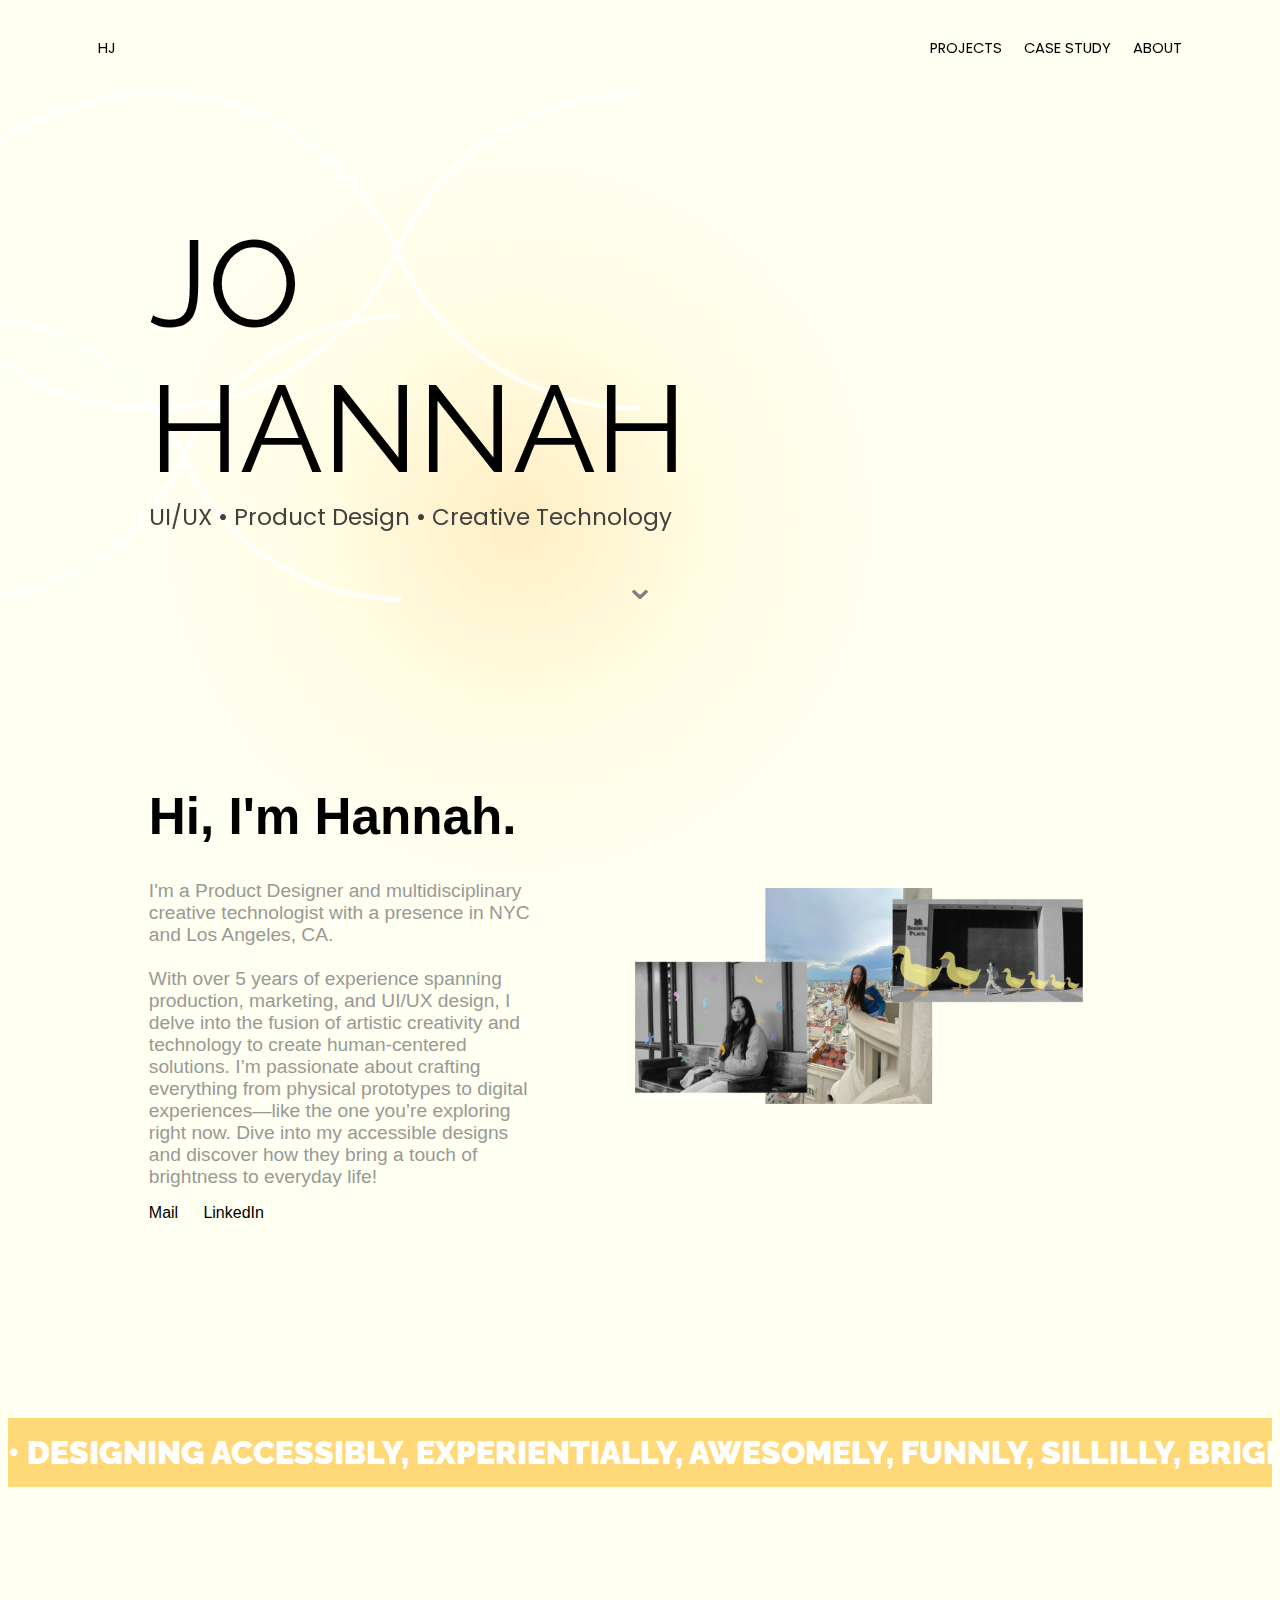
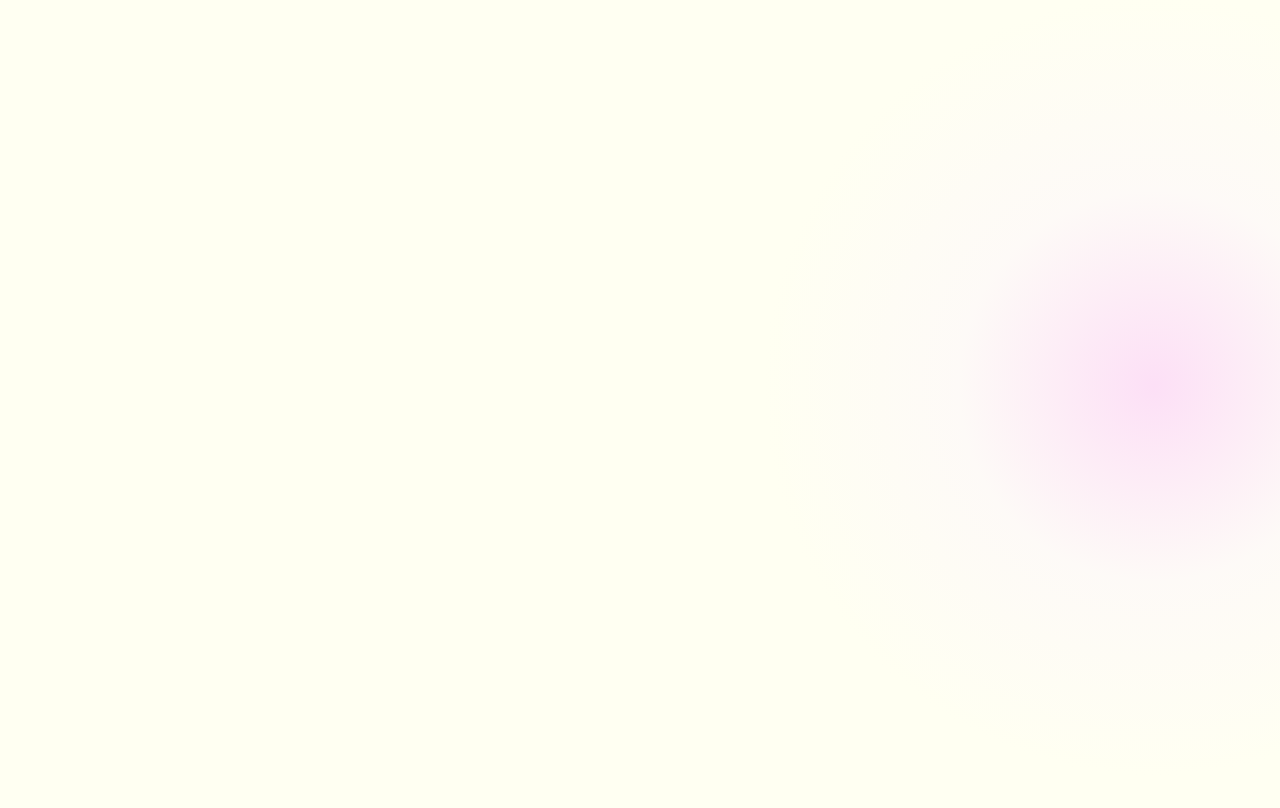
<file: index.html>
<html lang="en" dir="ltr">
  <head>
    <meta charset="utf-8">
    <meta name="viewport" content="width=device-width, initial-scale=1.0">
    <title>Portfolio</title>
    <link rel="stylesheet" href="style.css">
  </head>
  <body>


<div class="maincontainer">
    <p id="name">JO HANNAH</p>
    <!-- <p id="name">HI. I'M HANNAH</p> -->
    <p id="subtitle">UI/UX • Product Design • Creative Technology</p>
    <!-- <img class="image" src="thoughtsme2.png" alt=""> -->

    <a id="carret" href="#aboute">⌄</a>


    <div id="toptext1" class="menu">
        <a href="index.html" class="category">HJ</a>
    </div>

    <div id="toptext2" class="menu">

        <a href="projects.html" class="category">PROJECTS</a>
        <a href="casestudy.html" class="category">CASE STUDY</a>
        <a href="about.html" class="category">ABOUT</a>
    </div>


    <div id="gradientcircle" class="ball"></div>
    <div id="gradientcircle2" class="ball"></div>
    <div id="gradientcircle3" class="ball"></div>


    <!-- waves trial -->
    <div class="loader"></div>
    <div class="loader2"></div>

    <!-- <div id="container">
      <canvas id="waves"></canvas>
    </div> -->

    <div class="about" id="aboute">
        <!-- <div id="nav1" class="menu2">
            <a href="index.html" class="category">HJ</a>
        </div>

        <div id="nav2" class="menu2">

            <a href="projects.html" class="category">PROJECTS</a>
            <a href="casestudy.html" class="category">CASE STUDY</a>
            <a href="about.html" class="category">ABOUT</a>
        </div> -->

                <div class="titlecontainer" id=titlecontainer>

                    <h1>Hi, I'm Hannah.</h1>

                  <div class="aboutsubtitle">

                      I'm a Product Designer and multidisciplinary creative technologist with a presence in NYC and Los Angeles, CA.
                      <br><br>With over 5 years of experience spanning production, marketing, and UI/UX design, I delve into the fusion of artistic creativity and technology to create human-centered solutions. I’m passionate about crafting everything from physical prototypes to digital experiences—like the one you’re exploring right now. Dive into my accessible designs and discover how they bring a touch of brightness to everyday life!


                   </div>

                   <img src="picsofme.png" alt="Three Photos of Hannah Jo" id="photo">

                   <div class="contact">
                       <a href="mailto:hj1381@nyu.edu" class="link">Mail</a>

                       <a href="https://www.linkedin.com/in/hannah-jo-8b98041bb/" class="link">LinkedIn</a>
                   </div>
                </div>

                <!-- <div class="workcontainer">
                    <h2>Work Experience</h2>


                    <div class="jobs">
                        <div class="jobsind">
                        <span class="jobtitle">Media Art Xploration</span> <span class="space"></span> <span class="role">|</span>
                         <span class="space"></span>
                         <span class="role">Design and Marketing Intern</span>
                        </div>

                        <div class="jobsind">
                         <span class="jobtitle">Herschenfeld Tutoring</span> <span class="space"></span> <span class="role">|</span>
                          <span class="space"></span>
                          <span class="role">UI/UX Designer</span>
                          </div>

                            <div class="jobsind">
                          <span class="jobtitle">CultureHub</span> <span class="space"></span> <span class="role">|</span>
                           <span class="space"></span>
                           <span class="role">Production Intern</span>
                            </div>

                            <div class="jobsind">
                           <span class="jobtitle">H&R Block</span> <span class="space"></span> <span class="role">|</span>
                            <span class="space"></span>
                            <span class="role">Customer Service Specialist</span>
                            </div>

                            <div class="jobsind">
                            <span class="jobtitle">Las Virgenes Unified School District</span> <span class="space"></span> <span class="role">|</span>
                             <span class="space"></span>
                             <span class="role">Tech Intern</span>
                             </div>
                    </div>

                    <div class="dates">
                        <span>2023</span>
                        <span>2023</span>
                        <span>2022</span>
                        <span>2019</span>
                        <span>2018</span>
                    </div>
                </div> -->



                        <div id="animated-text-strip">
  <span class="marquee"> • DESIGNING ACCESSIBLY, EXPERIENTIALLY,
      AWESOMELY, FUNNLY, SILLILLY, BRIGHTLY, DULLY,
      CREATIVELY, MUNDANELY, SHARPLY, COOLY • THIS IS AN EASTER EGG, PRESS THIS BANNER TO START DRAWING. PRESS AGAIN TO TURN OFF  • </span>
      <span class="marquee"> • DESIGNING ACCESSIBLY, EXPERIENTIALLY,
          AWESOMELY, FUNNLY, SILLILLY, BRIGHTLY, DULLY,
          CREATIVELY, MUNDANELY, SHARPLY, COOLY • THIS IS AN EASTER EGG, PRESS THIS BANNER TO START DRAWING. PRESS AGAIN TO TURN OFF  • </span>
          <span class="marquee"> • DESIGNING ACCESSIBLY, EXPERIENTIALLY,
              AWESOMELY, FUNNLY, SILLILLY, BRIGHTLY, DULLY,
              CREATIVELY, MUNDANELY, SHARPLY, COOLY • THIS IS AN EASTER EGG, PRESS THIS BANNER TO START DRAWING. PRESS AGAIN TO TURN OFF • </span>
  <!-- <span class="marquee">Text length has to be equal&nbsp;</span>
  <span class="marquee">Text length has to be equal&nbsp;</span> -->
</div>

<!--
                <div class="footer">
                    <div class="linefooter">
                        Happy to meet you, keep in touch!
                    </div>
                    <div class="linefooter2">
                        See my
                        <a href="projects.html">work</a>.
                    </div>
                </div> -->

    </div>

</div>









</div>
  <script src="script.js" defer></script>

    </body>
  </html>
</file>
<file: style.css>
@import url('https://fonts.googleapis.com/css2?family=Kalam:wght@400;700&family=Shadows+Into+Light&display=swap');
@import url('https://fonts.googleapis.com/css2?family=Jost&family=Kanit:wght@300;400&family=Poppins&family=Unbounded:wght@300;500&display=swap');
@import url('https://fonts.googleapis.com/css2?family=Jost:wght@500&family=Kanit:wght@500&family=Lemon&family=Righteous&family=Rock+Salt&family=Sarala&family=Syne:wght@700;800&family=Wallpoet&display=swap');
@import url('https://fonts.googleapis.com/css2?family=Raleway:wght@500;600&display=swap');
@import url('https://fonts.googleapis.com/css2?family=Montserrat:wght@500&display=swap');
body{
     background-color: #fffff2;
     /* max-height: 100%; */
     overflow-x: hidden;
     max-width: 100vw;

}

.maincontainer{
    max-width: 100vw;
    height: 100vh;
    /* max-height: 100vh; */
    min-height: 100vh;
    display: grid;
    grid-template-columns: 3fr 2fr 3fr;
    grid-template-rows: 5em 9fr 10fr;

    /* padding-left: 2vw;
    padding-right: 2vw; */
    padding-bottom: 2vw;
    grid-template-areas:
    "toptext1 toptext2 toptext2"
     "name name image"
     "about about about";
}

#toptext1{
    grid-area: toptext1;
    display: flex;
    justify-content: start;
    position: sticky;
    top: 0;
    /* padding-top: 2.2em; */
    padding-left: 7vw;
    font-family: 'Poppins', Sans-serif;
}


#toptext2{
    grid-area: toptext2;
    display: flex;
    flex-direction: row;
    justify-content: end;
    position: sticky;
    top: 0;
    /* padding-top: 2.2em; */
    padding-right: 7vw;
    overflow: hidden;
}

#toptext2>a{
    padding-left: 1.5em;
    font-family: 'Poppins', Sans-serif;

}

.menu{
    /* background-color: rgb(255 255 242 / 90%); */
    /* background-color: pink; */

}

.menu>a{
    align-self: center;
}
.menu>a:hover{
    color: #595957;
}

.category{
    /* font-size: 2.3vh; */
    font-size: 1.15vw;
    color: black;
    text-decoration: none;
}



#name{
    grid-area: name;
    align-self: center;
    font-size: 9.6vw;
    padding-left: 11vw;
    /* padding-bottom: 0em; */
    /* font-family: 'Montserrat', sans-serif; */
    /* font-family: 'Jost', Sans-serif; */
     font-family: 'Raleway', sans-serif;
     z-index: 2;
}

#subtitle{
    grid-area: name;
    align-self: center;
    z-index: 2;
    /* position: fixed; */
    color: #40403e;
    font-size: 1.8vw;
    padding-left: 11vw;
    padding-top: 14em;
    font-family: 'Poppins', Sans-serif;
     /* font-family: 'Raleway', sans-serif; */

}

.image{
    grid-area: image;
    width: 65%;

    align-self: center;
}

html {
  scroll-behavior: smooth;
 }

#carret{

    font-size: 3vw;
    /* grid-area: name; */
    grid-row: 2;
    grid-column: 2;
    align-self: end;
    padding-bottom: .4em;
    justify-self: center;
}

 a {
  text-decoration: none;
  color: grey;
 }

 #aboute {
  margin-top: 1%;
  padding-bottom: 0%;

 }

#carret:hover{
    color: black;
}

.ball{
    position: absolute;
    width: 92vh;
    height: 92vh;
    border-radius: 50%;
    image-orientation: contain;
    z-index: -1;
    transition: all 1.5s ease;
}

#gradientcircle{
    /* orange */

    /* position: absolute;

    border-radius: 50%;
    height: 92px;
    width: 92px;
    margin-top: 4vw; */
    background: radial-gradient(#ffeec4,#fffde3,  rgb(255 255 242 / 0%), rgb(255 252 186 / 0%));
    /* background: radial-gradient(orange,#fffde3,  orange, blue); */

    /* transition: all 3s ease; */
}

#gradientcircle:hover{
    transform: scale(1.8);
}

#gradientcircle2{

    /* position: absolute; */

    /* justify-self: start; */
    /* align-content: end; */
    /* border-radius: 50%;
    height: 92px;
    width: 92px; */
    /* margin-bottom: 6vw;
    margin-left: -2vw; */
    background: radial-gradient(#fffdcf,#fffdd9,  rgb(255 255 242 / 0%), rgb(255 252 186 / 0%));
    /* background: radial-gradient(#fffdcf,blue,  green, pink); */


}

#gradientcircle2:hover{
    transform: scale(1.8);
    /* height: 120vh;
    width: 120vh; */
    /* background: radial-gradient(orange, pink, #fffbb5, #fffbb5); */
}


#gradientcircle3{
    /* pink */

    /* position: absolute;
    image-orientation: contain; */
    /* justify-self: start;
    align-content: end; */
    /* border-radius: 50%;
    height: 8vw;
    width: 8vw; */
    /* margin-bottom: 12vw;
    margin-left: 4vw; */

    background: radial-gradient(#fac0fa,#fcf5fc,  rgb(255 255 242 / 0%), rgb(255 252 186 / 0%));
    /* background: radial-gradient(#fac0fa,pink,  red, red); */
    opacity: 50%;
}

#gradientcircle3:hover{
    transform: scale(1.8);
    /* height: 120vh;
    width: 120vh; */
    /* background: radial-gradient(orange, pink, #fffbb5, #fffbb5); */
}



/* testing waves 1 no node */
.loader {
  --s: 19vw; /* control the size */
  --b: 3px; /* control the border thickness */

  width: calc(8*var(--s));
  aspect-ratio: 4;
  display: grid;
  /* grid-area: name; */
  /* align-self: center; */
  justify-self: center;
  z-index: -1;
  position: absolute;
}

.loader::before,
.loader::after {
  content: "";
  grid-area: 1/1;
  background:
    linear-gradient(white 50%,white 0) no-repeat,
    linear-gradient(white 50%,white 0) no-repeat;
  background-size: 50% 200%;
  --_g: calc(-.45*var(--s)), #0000 calc(99% - var(--b)),#000 calc(101% - var(--b)) 99%,#0000 101%;
  --_s: calc(4*var(--s)) var(--s) repeat-x;
  --_r: calc(1.096*var(--s) + var(--b)/2);
  -webkit-mask:
    radial-gradient(var(--_r) at left 50% bottom var(--_g))
      calc(50% - 2*var(--s)) calc(50% - var(--s)/2)/var(--_s),
    radial-gradient(var(--_r) at left 50% top    var(--_g))
      50%                    calc(50% + var(--s)/2)/var(--_s);
  animation:
    back 6s   infinite steps(1),
    load 5s infinite linear alternate;
}
.loader::after {
  transform: scaleY(-1);
  animation-delay: -5s;
}

@keyframes load {
  0%{clip-path: inset(0 75% 0 0)}
  to{clip-path: inset(0 0 0 75%)}
}
@keyframes back {
  0%,
  100%{background-position: 0%   0%,100% 0%  }
  25% {background-position: 0% 100%,100% 0%  }
  50% {background-position: 0% 100%,100% 100%}
  75% {background-position: 0%   0%,100% 100%}
}

/* loader 2 */

.loader2 {
  --s: 17vw; /* control the size */
  --b: 3px; /* control the border thickness */

  width: calc(8*var(--s));
  aspect-ratio: 4;
  display: grid;
  /* grid-area: name; */
  align-self: center;
  justify-self: end;
  z-index: -1;
  position: absolute;
}

.loader2::before,
.loader2::after {
  content: "";
  grid-area: 1/1;
  background:
    linear-gradient(white 50%,white 0) no-repeat,
    linear-gradient(white 50%,white 0) no-repeat;
  background-size: 50% 200%;
  --_g: calc(-.45*var(--s)), #0000 calc(99% - var(--b)),#000 calc(101% - var(--b)) 99%,#0000 101%;
  --_s: calc(4*var(--s)) var(--s) repeat-x;
  --_r: calc(1.096*var(--s) + var(--b)/2);
  -webkit-mask:
    radial-gradient(var(--_r) at left 50% bottom var(--_g))
      calc(50% - 2*var(--s)) calc(50% - var(--s)/2)/var(--_s),
    radial-gradient(var(--_r) at left 50% top    var(--_g))
      50%                    calc(50% + var(--s)/2)/var(--_s);
  animation:
    back 6s   infinite steps(1),
    load 6s infinite linear alternate;
}
.loader2::after {
  transform: scaleY(-1);
  animation-delay: -7s;
}

@keyframes load {
  0%{clip-path: inset(0 75% 0 0)}
  to{clip-path: inset(0 0 0 75%)}
}
@keyframes back {
  0%,
  100%{background-position: 0%   0%,100% 0%  }
  25% {background-position: 0% 100%,100% 0%  }
  50% {background-position: 0% 100%,100% 100%}
  75% {background-position: 0%   0%,100% 100%}
}


/* testing waves w npm */
/* @import url(https://fonts.googleapis.com/css?family=Raleway:100,300);
html, body {
  min-height: 100%;
  height: 100%;
}

body {
  background-color: #ccc;
  background-image: url('[data-uri]');
  background-size: 100%;
  background-image: -webkit-gradient(linear, 50% 0%, 50% 100%, color-stop(0%, #0f866b), color-stop(50%, #3f9a85), color-stop(100%, #0f866b));
  background-image: -moz-linear-gradient(top, #0f866b 0%, #3f9a85 50%, #0f866b 100%);
  background-image: -webkit-linear-gradient(top, #0f866b 0%, #3f9a85 50%, #0f866b 100%);
  background-image: linear-gradient(to bottom, #0f866b 0%, #3f9a85 50%, #0f866b 100%);
  font-family: 'Raleway', sans-serif;
  font-weight: 100;
  color: rgba(255, 255, 255, 0.5);
  height: 100vh;
  width: 100vw;
  color: rgba(255, 255, 255, 0.5);
}

#title {
  position: fixed;
  top: 10px;
  left: 10px;
  font-size: 20px;
  letter-spacing: 0.1em;
  z-index: 100;
}

ul {
  position: fixed;
  top: 35px;
  left: 10px;
  list-style: none;
}
ul > li {
  display: inline-block;
  padding-right: 10px;
  cursor: pointer;
  -moz-transition: all 0.3s ease;
  -o-transition: all 0.3s ease;
  -webkit-transition: all 0.3s ease;
  transition: all 0.3s ease;
}
ul > li:hover {
  -moz-transform: scale(0.9);
  -ms-transform: scale(0.9);
  -webkit-transform: scale(0.9);
  transform: scale(0.9);
}

#container {

  width: 100%;
  height: 100%;
}

#waves {
  position: absolute;
  z-index: 20;
} */

.about{
    grid-area: about;
    max-width: 100vw;
    /* max-height: 100vh; */
    display: grid;
    grid-template-columns: 3fr 2fr 3fr;
    /* grid-template-rows: 1fr .35fr; */
    grid-template-rows: 1fr auto;


    /* padding-bottom: 2vw; */
    grid-template-areas:
    /* "nav nav2 nav2" */
    "x x x"
    "work work work";
    /* "footer footer footer"; */
}

/* #nav{
    grid-area: nav;
    display: flex;
    justify-content: start;
    position: sticky;
    top: 0;
    padding-left: 7vw;
    font-family: 'Poppins', Sans-serif;
}

#nav2{
    grid-area: nav2;
    display: flex;
    flex-direction: row;
    justify-content: end;
    position: sticky;
    top: 0;
    padding-right: 7vw;
    overflow: hidden;
} */

.titlecontainer{
    grid-area: x;
    max-width: 60vw;
    max-height: 100vh;
    display: grid;
    grid-template-columns: 4fr 2fr;
    grid-template-rows: 1fr 2fr .5fr;

    padding-left: 11vw;
    padding-bottom: 10vh;
    padding-top: 10vh;

    grid-template-areas:
    "header photo"
    "bio photo"
     "contact photo";

     grid-column-gap: 8vw;
     align-self: center;
}

h1{
    grid-area: header;
    align-self: end;
    font-family: 'Inter', Sans-serif;
    font-weight: 600;
    font-size: 4vw;
    width: 30vw;
}

.aboutsubtitle{
    grid-area: bio;
    font-family: 'Inter', Sans-serif;
    font-weight: 430;
    /* word-spacing: 1.8px; */
    color: #989994;
    font-size: 1.5vw;
    /* font-size: 1.4vw; */
    /* line-height: 1.1em; */

}

#photo{
    align-self: center;
    grid-area: photo;
    width: 35vw;
}

.contact{
    grid-area: contact;
    font-family: 'Inter', Sans-serif;
    align-self: start;
    word-spacing: 1.3em;
    padding-top: 1em;
}

.link{
    text-decoration: none;
    color: black;
}
.contact>a:hover{
    color: #595957;
}

.workcontainer{
    grid-area: work;
    font-family: 'Inter', Sans-serif;
    background-color: white;
    height: 100%;
    /* width: 100vw; */
    justify: center;

    display: grid;
    grid-template-columns: 2fr 1fr;
    grid-template-rows: .5fr 3fr;

    padding-left: 11vw;
    padding-bottom: 2vh;
    padding-top: 4vh;

    grid-template-areas:
    "header ."
    "jobs dates";
}

/* try 2 marquee */
#animated-text-strip{
    grid-area: work;
    /* width: 100vw; */
  display: flex;
  flex-flow: row nowrap;
  align-items: center;
  overflow: hidden;
  justify-content: start;
  margin-bottom: 6vh;
  margin-top: 7vh;

}

#animated-text-strip .marquee {
  white-space: nowrap;
  animation: marquee 10s linear infinite;
  max-width: none;
}

@keyframes marquee {
  0% {
    transform: translate(0, 0);
  }
  100% {
    transform: translate(-100%, 0);
  }
}

#animated-text-strip{
  background: #FFD878;
  padding: 1rem 0;
}
.marquee{
  font-family: 'Raleway', sans-serif;
  font-size: 2rem;
  font-weight: 900;
  text-transform: uppercase;
  color: white;
}

/* end try 2 marquee */


h2{
    grid-area: header;
    font-weight: 440;
    word-spacing: 1.8px;
    color: #989994;
    font-size: 1.5vw;
}

.jobs{
    font-size: 1.5vw;
    grid-area: jobs;
    display: flex;
    flex-direction: column;
    line-height: 2em;
}

.jobsind{
    display: flex;
    flex-direction: row;
}

.dates{
    grid-area: dates;
    display: flex;
    flex-direction: column;
    font-size: 1.5vw;
    color: #989994;
    /* align: start; */
    line-height: 2em;
}

.role{
    color: #989994;
}

.space{
    width: 5px;
}

.footer{
    grid-area: footer;
    padding-left: 11vw;
    padding-top: 15vh;
    padding-bottom: 0;
    height: 80%;
    align-content: end;
}

.linefooter{
    font-family: 'Inter', Sans-serif;
    font-weight: 600;
    font-size: 3.8vw;
    /* width: 30vw; */
}
.linefooter2{
    font-family: 'Inter', Sans-serif;
    font-weight: 600;
    font-size: 3.8vw;
    color: #989994;

    /* width: 30vw; */
}
.linefooter2>a{
    text-decoration: none;
    color: #595957;
}

.linefooter2>a:hover{
    color: #989994;
}
</file>
